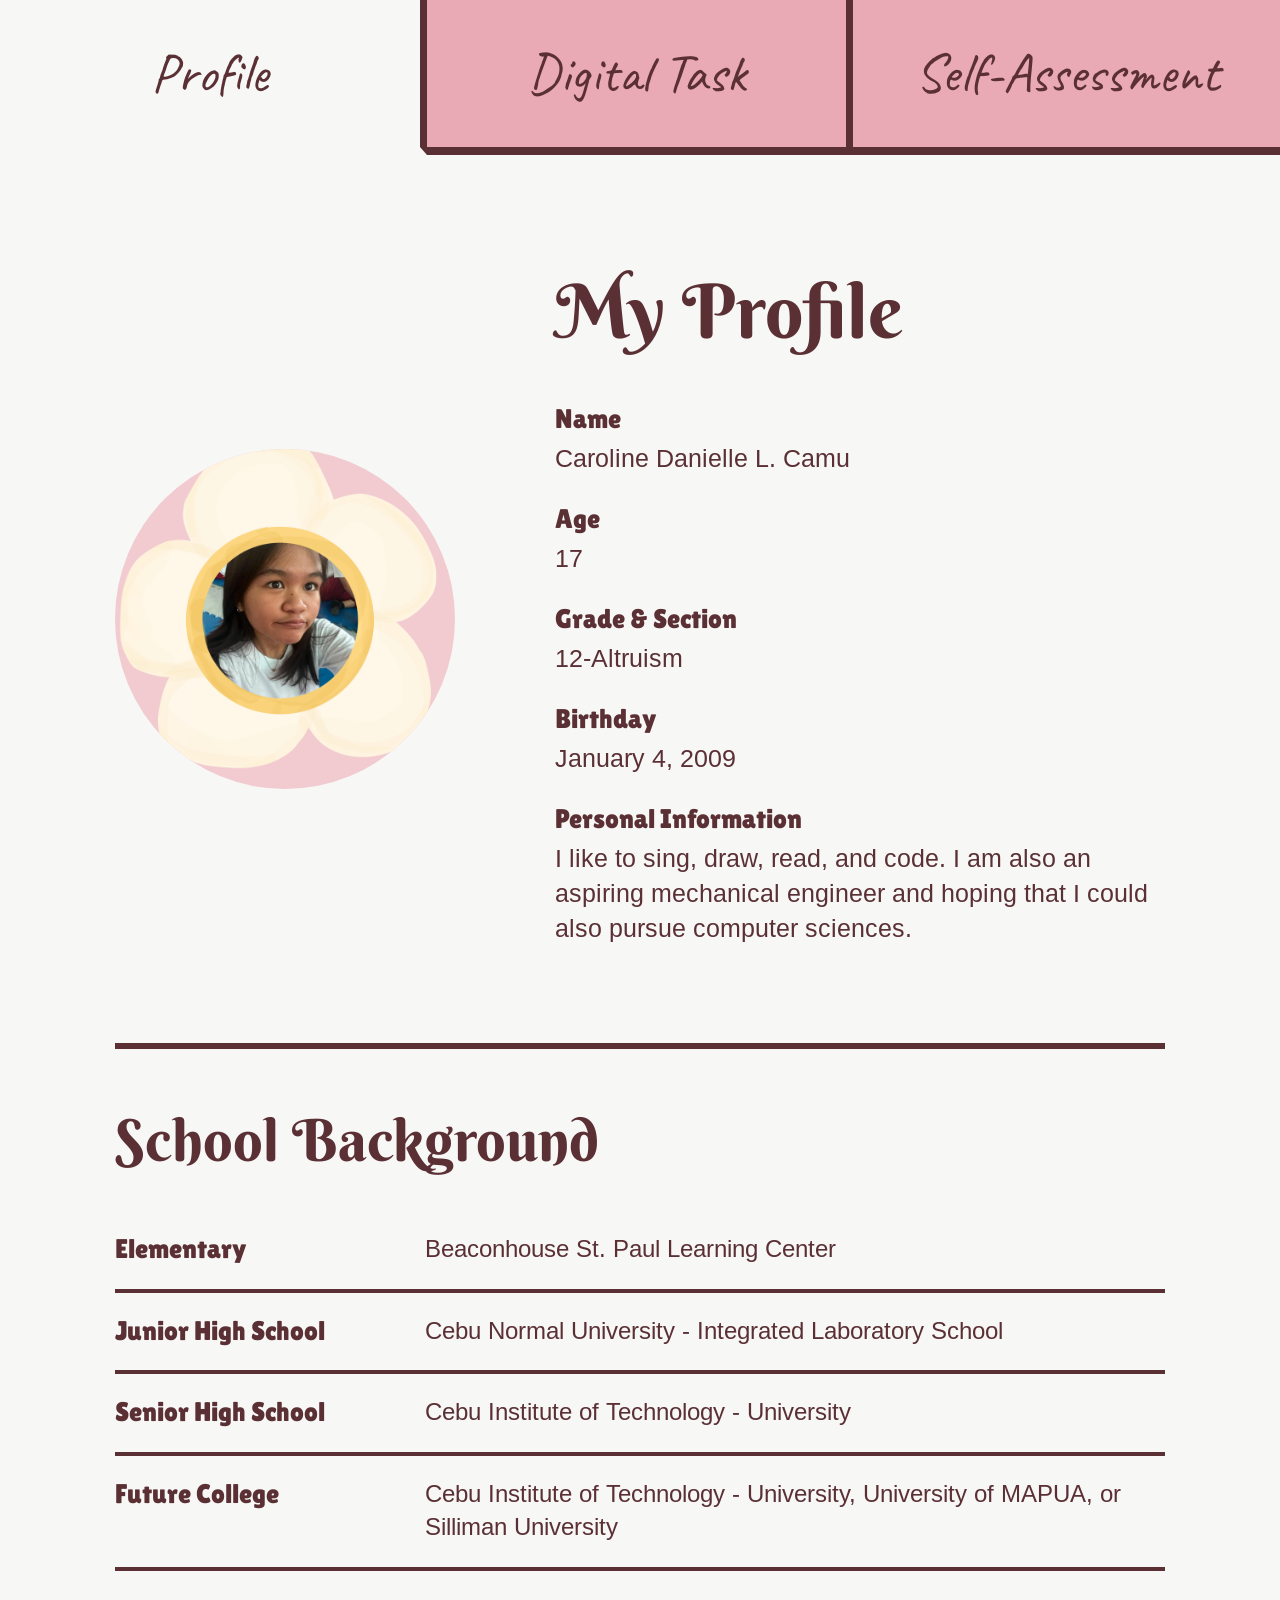
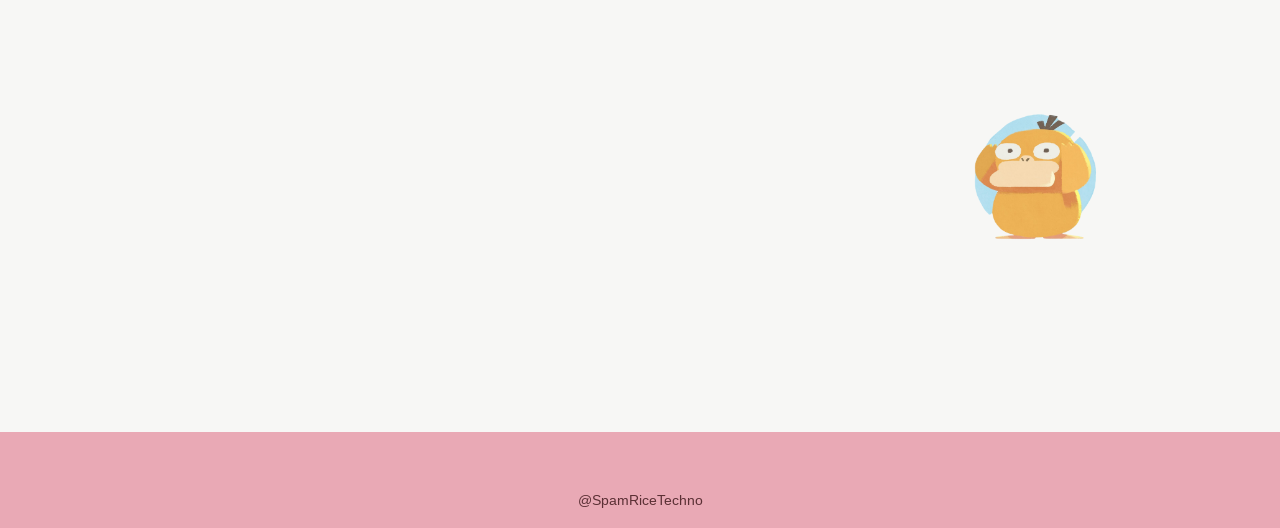
<file: index.html>
<!DOCTYPE html>
<html lang="en">

<head>
    <meta charset="UTF-8">
    <meta name="viewport" content="width=device-width, initial-scale=1.0">

    <title>Caroline's Digital Portfolio</title>

    <link rel="icon" type="image/png" href="ashets/me.png">

    <link href="https://fonts.googleapis.com/css2?family=Arimo:ital,wght@0,400..700;1,400..700&family=Berkshire+Swash&family=Caveat:wght@400..700&family=Lilita+One&family=Lobster&family=Nanum+Pen+Script&family=Share+Tech&display=swap" rel="stylesheet">

    <link rel="stylesheet" href="style.css">
</head>

<body>

    <script>
        window.location.href = "profile.html";
    </script>

</body>

<footer>
    <p>@SpamRiceTechno</p>
</footer>

</html>
</file>
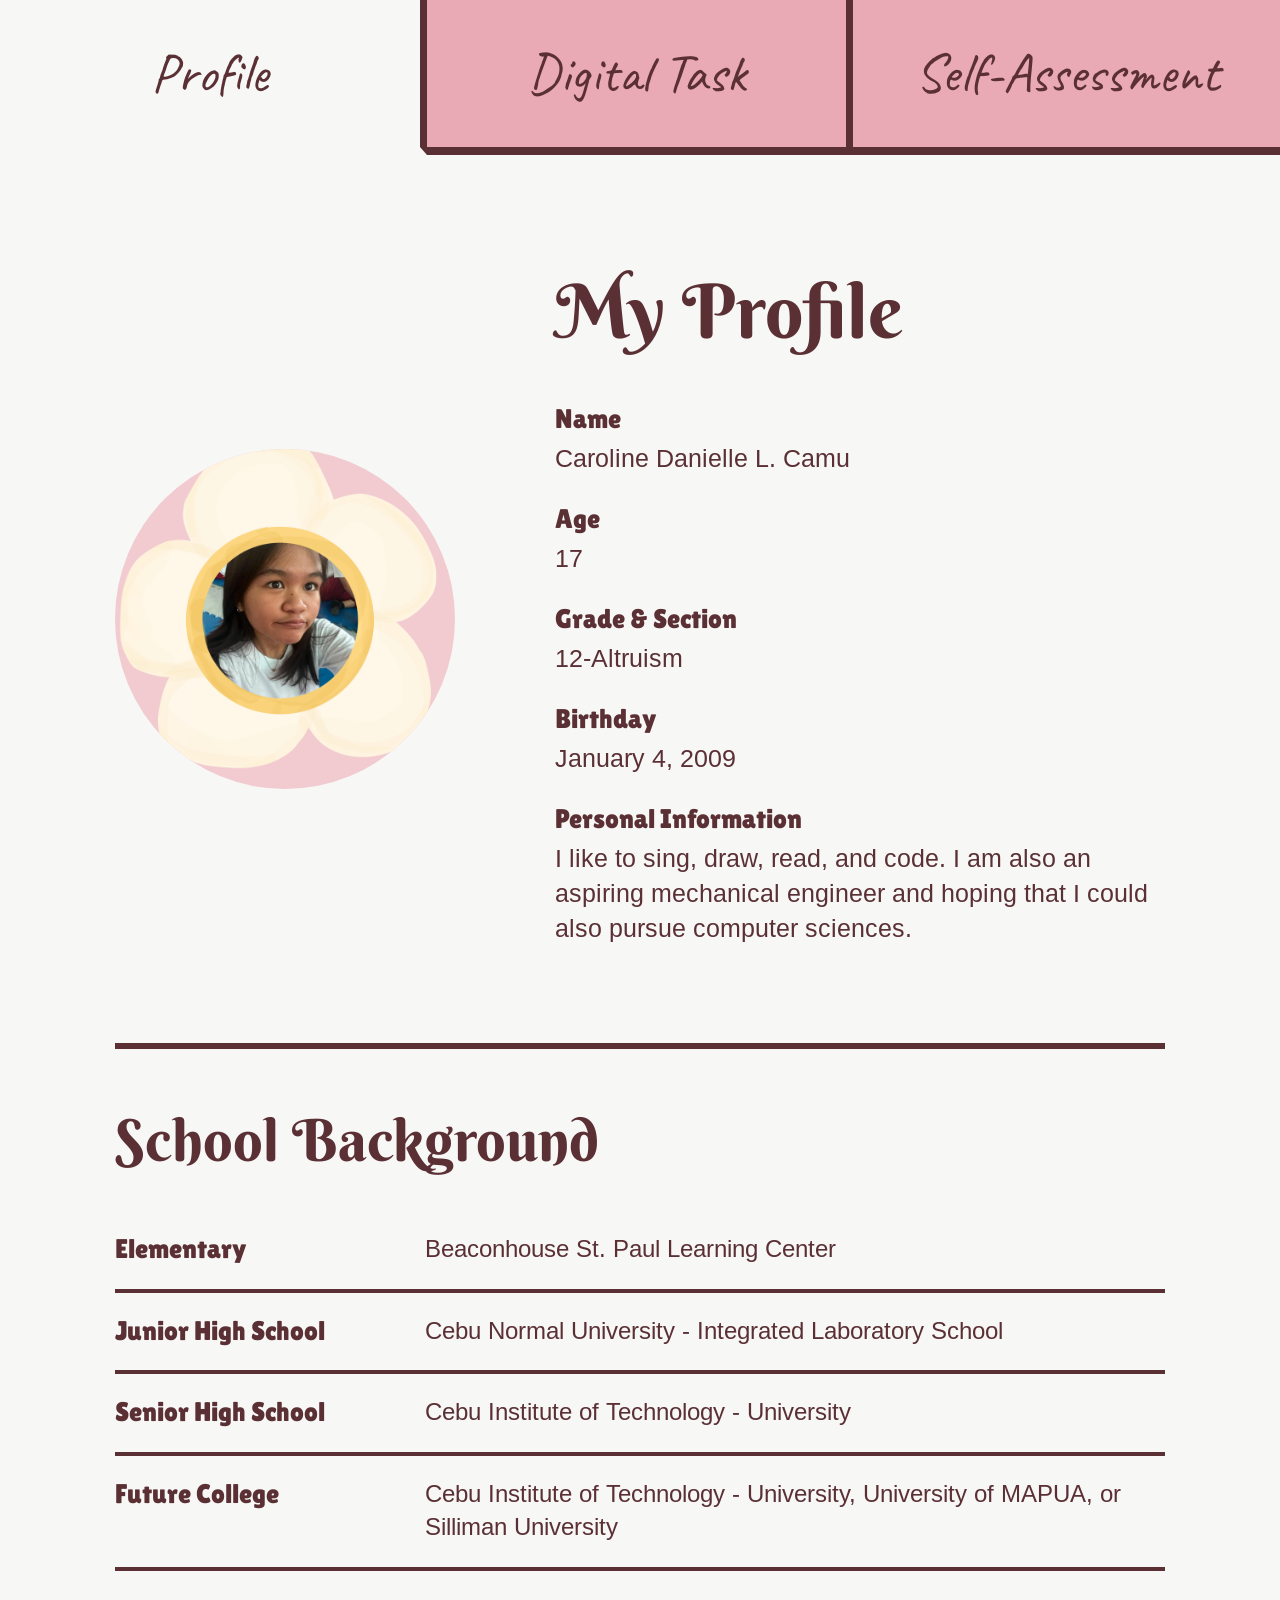
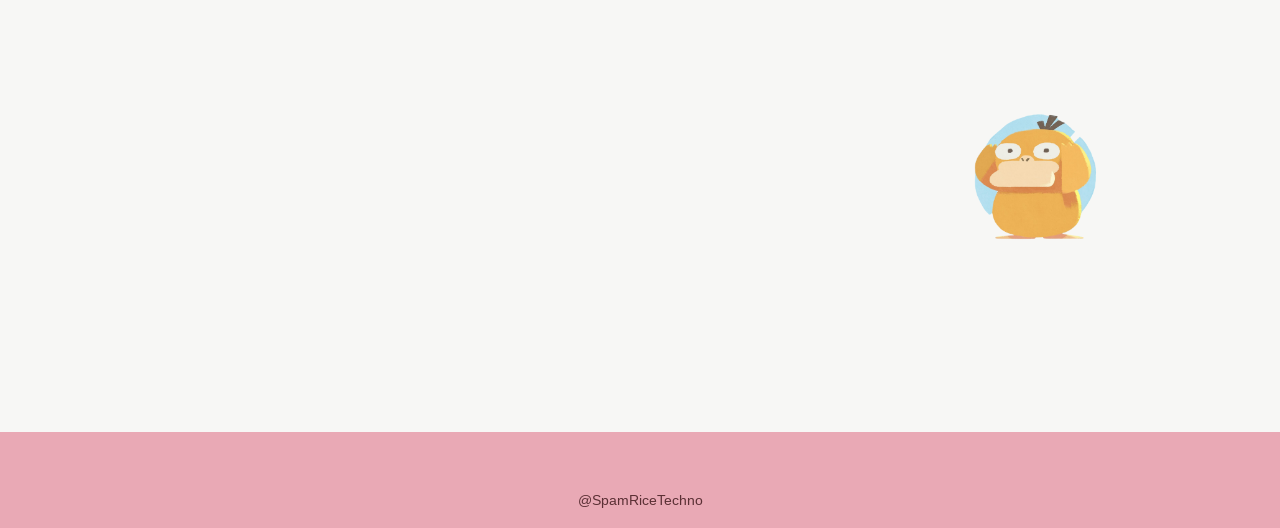
<file: profile.html>
<!DOCTYPE html>
<html lang="en">

<head>

    <meta charset="UTF-8">
    <meta name="viewport" content="width=device-width, initial-scale=1.0">

    <title>My Profile</title>

    <link rel="icon" type="image/png" href="ashets/me.png">

    <link href="https://fonts.googleapis.com/css2?family=Arimo:ital,wght@0,400..700;1,400..700&family=Berkshire+Swash&family=Caveat:wght@400..700&family=Lilita+One&family=Lobster&family=Nanum+Pen+Script&family=Share+Tech&display=swap" rel="stylesheet">

    <link rel="stylesheet" href="style.css">

</head>


<body class="section-page">


    <!-- NAVIGATION -->

    <header class="topbar">

        <a href="profile.html" class="nav-item active">
            Profile
        </a>

        <a href="works.html" class="nav-item">
            Digital Task
        </a>

        <a href="selfassessment.html" class="nav-item">
            Self-Assessment
        </a>

    </header>



    <!-- PROFILE -->

    <main class="page-content">

        <section class="profile-layout">


            <!-- PROFILE PICTURE -->

            <div class="profile-picture">

                <img
                    src="ashets/me.png"
                    alt="Caroline's profile picture"
                >

            </div>



            <!-- INFORMATION -->

            <div class="profile-info">

                <h1>
                    My Profile
                </h1>


                <div class="info-item">

                    <span class="info-label">
                        Name
                    </span>

                    <p>
                        Caroline Danielle L. Camu
                    </p>

                </div>


                <div class="info-item">

                    <span class="info-label">
                        Age
                    </span>

                    <p>
                        17
                    </p>

                </div>


                <div class="info-item">

                    <span class="info-label">
                        Grade &amp; Section
                    </span>

                    <p>
                        12-Altruism
                    </p>

                </div>


                <div class="info-item">

                    <span class="info-label">
                        Birthday
                    </span>

                    <p>
                        January 4, 2009
                    </p>

                </div>


                <div class="info-item">

                    <span class="info-label">
                        Personal Information
                    </span>

                    <p class="long-text">
                        I like to sing, draw, read, and code.
                        I am also an aspiring mechanical engineer
                        and hoping that I could also pursue
                        computer sciences.
                    </p>

                </div>

            </div>

        </section>



        <!-- SCHOOL BACKGROUND -->

        <section class="school-section">

            <h2>
                School Background
            </h2>


            <div class="school-item">

                <span class="school-level">
                    Elementary
                </span>

                <p>
                    Beaconhouse St. Paul Learning Center
                </p>

            </div>


            <div class="school-item">

                <span class="school-level">
                    Junior High School
                </span>

                <p>
                    Cebu Normal University -
                    Integrated Laboratory School
                </p>

            </div>


            <div class="school-item">

                <span class="school-level">
                    Senior High School
                </span>

                <p>
                    Cebu Institute of Technology - University
                </p>

            </div>


            <div class="school-item">

                <span class="school-level">
                    Future College
                </span>

                <p>
                    Cebu Institute of Technology - University,
                    University of MAPUA, or Silliman University
                </p>

            </div>

        </section>



        <!-- DUCK -->

        <div class="duck-decoration">

            <img
                src="ashets/duck.png"
                alt="Decorative duck"
            >

        </div>


    </main>

</body>

<footer>
    <p>@SpamRiceTechno</p>
</footer>

</html>
</file>
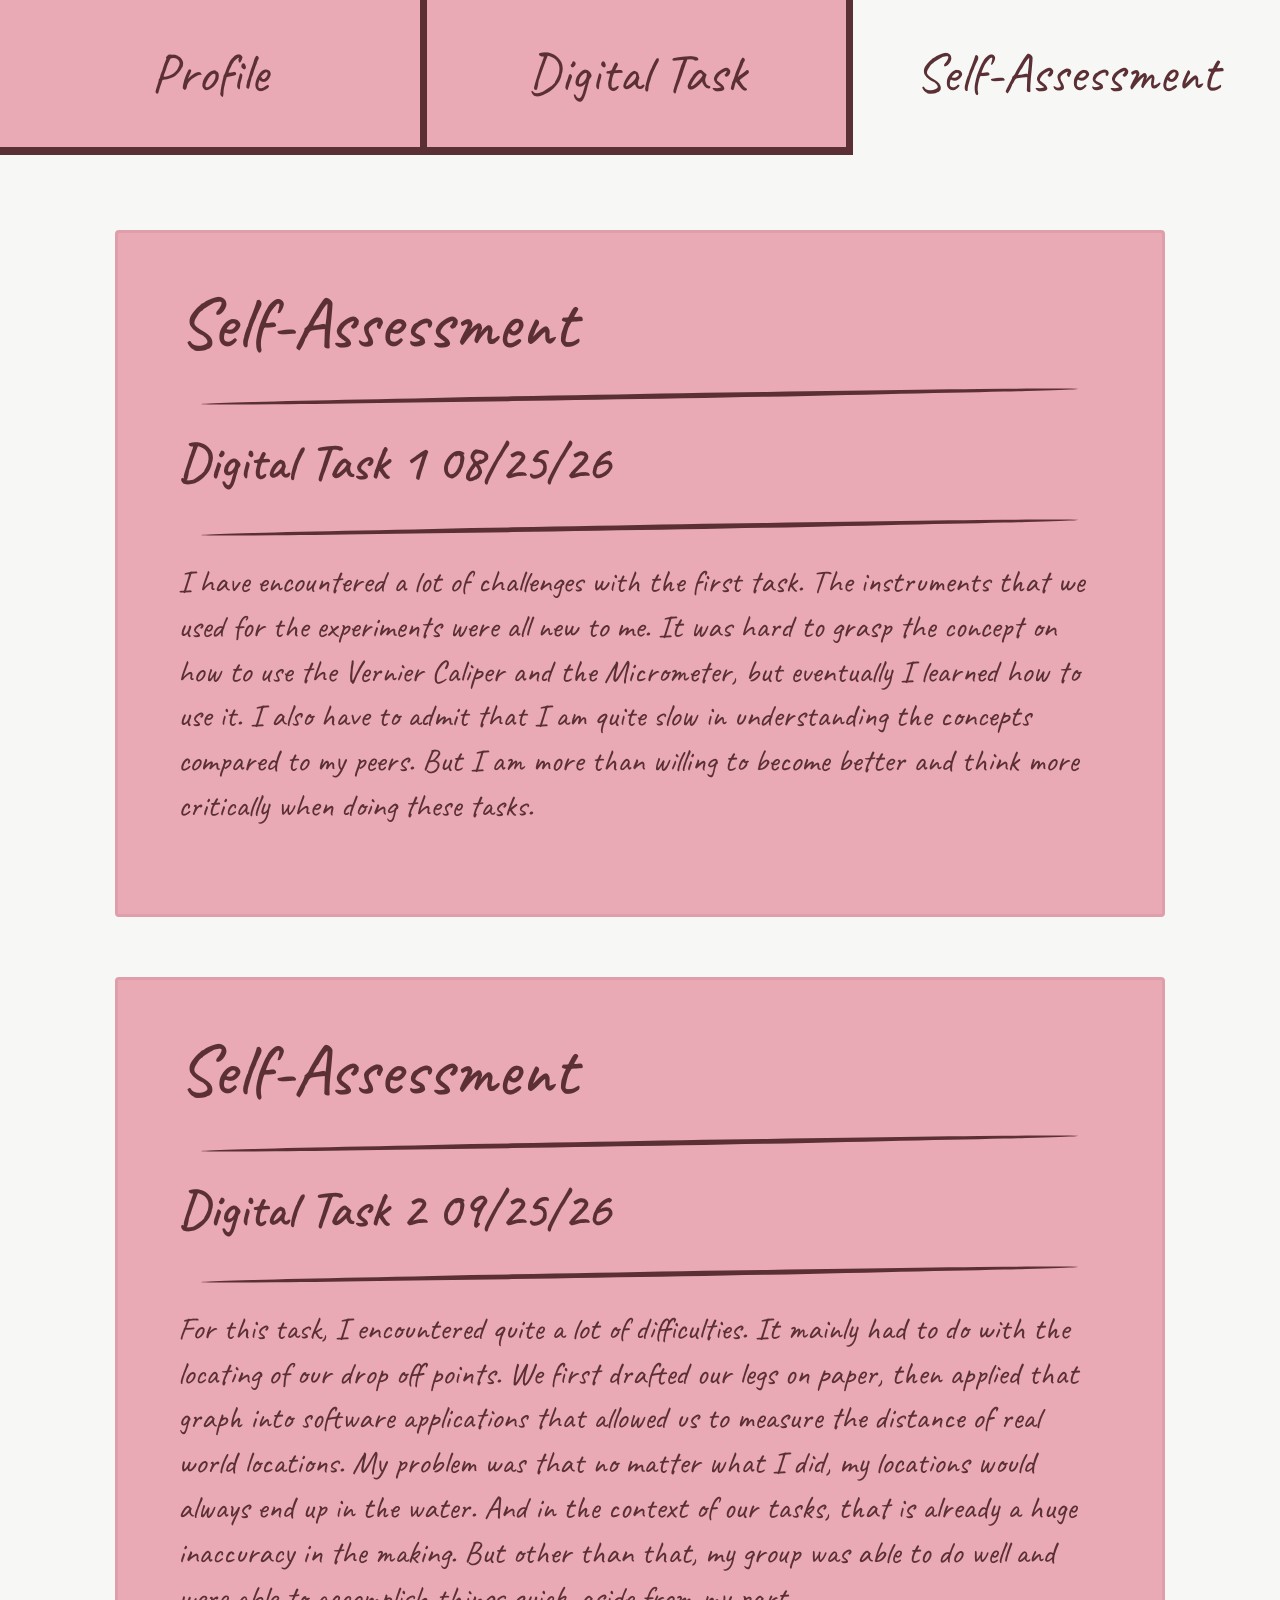
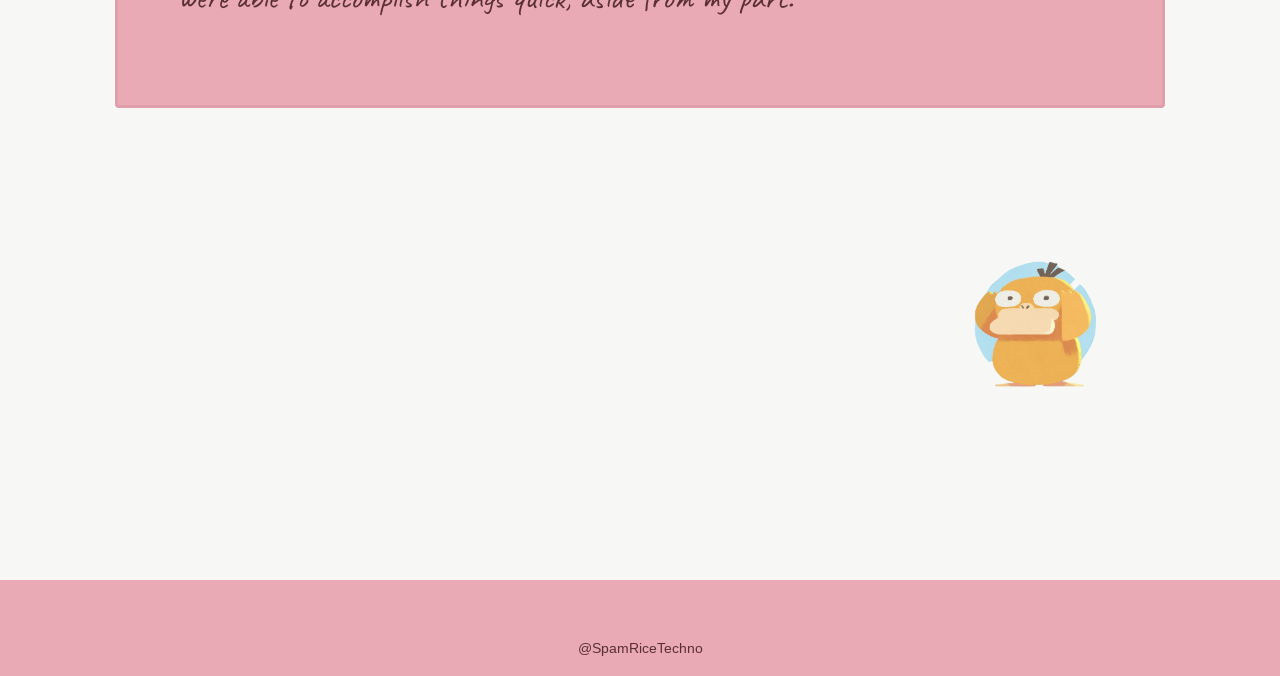
<file: selfass.html>
<!DOCTYPE html>
<html lang="en">

<head>

    <meta charset="UTF-8">
    <meta name="viewport" content="width=device-width, initial-scale=1.0">

    <title>Self-Assessment</title>

    <link rel="icon" type="image/png" href="ashets/me.png">

    <link href="https://fonts.googleapis.com/css2?family=Arimo:ital,wght@0,400..700;1,400..700&family=Berkshire+Swash&family=Caveat:wght@400..700&family=Lilita+One&family=Lobster&family=Nanum+Pen+Script&family=Share+Tech&display=swap" rel="stylesheet">

    <link rel="stylesheet" href="style.css">

</head>


<body class="section-page">


    <!-- NAVIGATION -->

    <header class="topbar">

        <a href="profile.html" class="nav-item">
            Profile
        </a>

        <a href="works.html" class="nav-item">
            Digital Task
        </a>

        <a href="selfass.html" class="nav-item active">
            Self-Assessment
        </a>

    </header>



    <!-- SELF-ASSESSMENT -->

    <main class="page-content">

        <section class="assessment-section">


            <!-- DIGITAL TASK 1 -->

            <div class="assessment-card">

                <h1>
                    Self-Assessment
                </h1>


                <div class="assessment-line"></div>


                <h2>
                    Digital Task 1 08/25/26
                </h2>


                <div class="assessment-line"></div>


                <p class="assessment-answer">

                    I have encountered a lot of challenges with the first task.
                    The instruments that we used for the experiments were all
                    new to me. It was hard to grasp the concept on how to use
                    the Vernier Caliper and the Micrometer, but eventually I
                    learned how to use it. I also have to admit that I am quite
                    slow in understanding the concepts compared to my peers.
                    But I am more than willing to become better and think more
                    critically when doing these tasks.

                </p>

            </div>



            <!-- DIGITAL TASK 2 -->

            <div class="assessment-card">

                <h1>
                    Self-Assessment
                </h1>


                <div class="assessment-line"></div>


                <h2>
                    Digital Task 2 09/25/26
                </h2>


                <div class="assessment-line"></div>


                <p class="assessment-answer">

                    For this task, I encountered quite a lot of difficulties.
                    It mainly had to do with the locating of our drop off points.
                    We first drafted our legs on paper, then applied that graph
                    into software applications that allowed us to measure the
                    distance of real world locations. My problem was that no
                    matter what I did, my locations would always end up in the
                    water. And in the context of our tasks, that is already a
                    huge inaccuracy in the making. But other than that, my group
                    was able to do well and were able to accomplish things quick,
                    aside from my part.

                </p>

            </div>


        </section>


        <!-- DUCK -->

        <div class="duck-decoration">

            <img
                src="ashets/duck.png"
                alt="Decorative duck"
            >

        </div>

    </main>


    <footer>
        <p>@SpamRiceTechno</p>
    </footer>


</body>

</html>
</file>
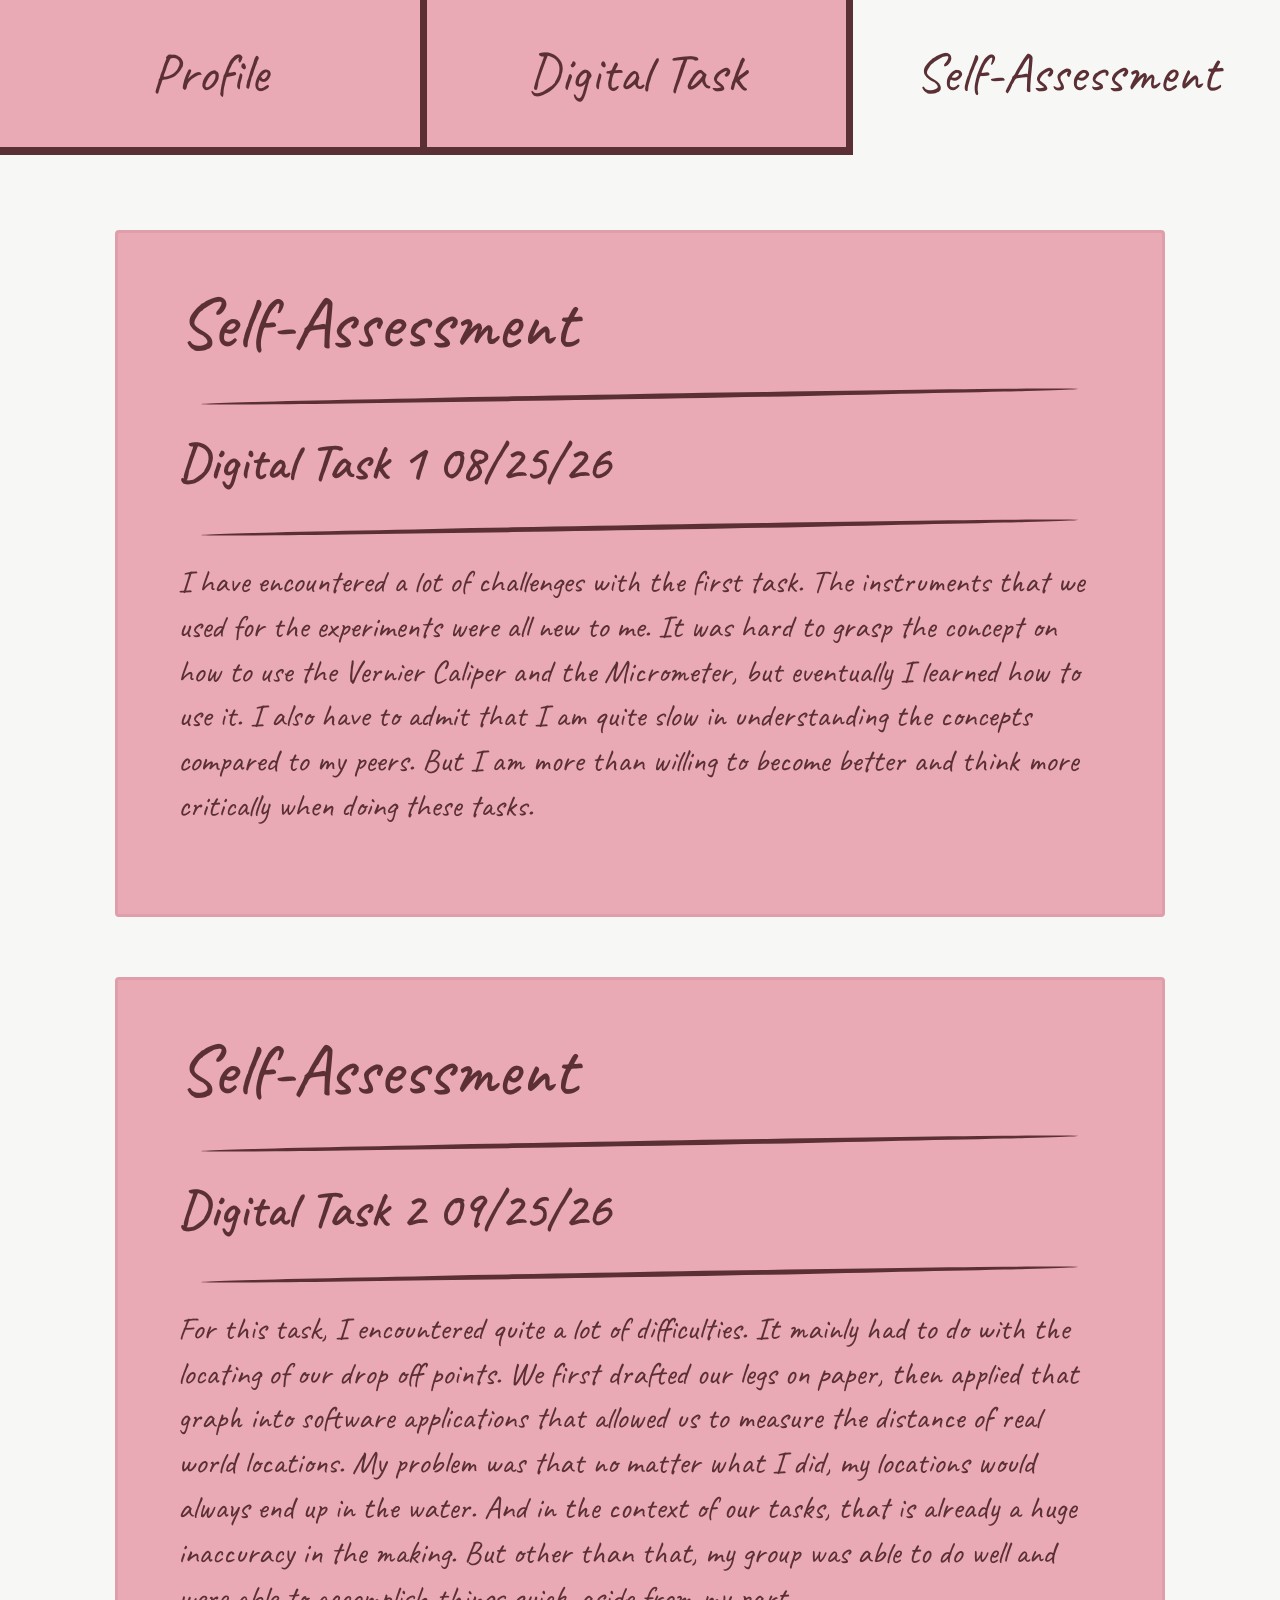
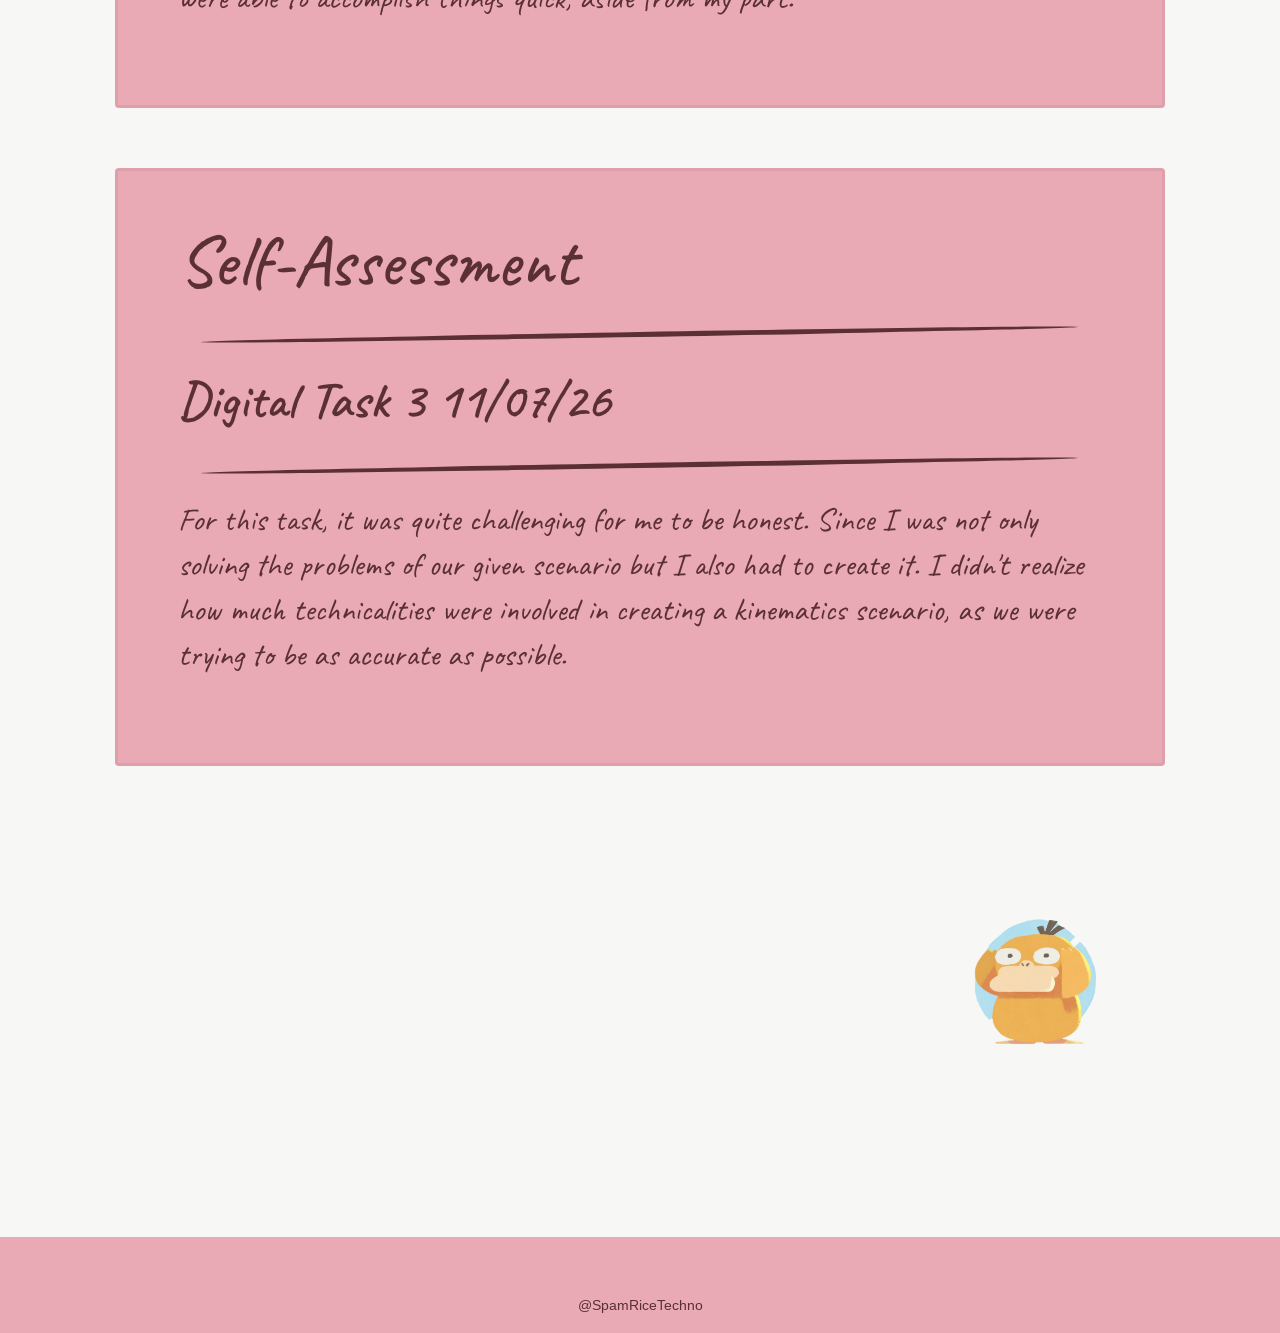
<file: selfassessment.html>
<!DOCTYPE html>
<html lang="en">

<head>

    <meta charset="UTF-8">
    <meta name="viewport" content="width=device-width, initial-scale=1.0">

    <title>Self-Assessment</title>

    <link rel="icon" type="image/png" href="ashets/me.png">

    <link href="https://fonts.googleapis.com/css2?family=Arimo:ital,wght@0,400..700;1,400..700&family=Berkshire+Swash&family=Caveat:wght@400..700&family=Lilita+One&family=Lobster&family=Nanum+Pen+Script&family=Share+Tech&display=swap" rel="stylesheet">

    <link rel="stylesheet" href="style.css">

</head>


<body class="section-page">


    <!-- NAVIGATION -->

    <header class="topbar">

        <a href="profile.html" class="nav-item">
            Profile
        </a>

        <a href="works.html" class="nav-item">
            Digital Task
        </a>

        <a href="selfassessment.html" class="nav-item active">
            Self-Assessment
        </a>

    </header>



    <!-- SELF-ASSESSMENT -->

    <main class="page-content">

        <section class="assessment-section">


            <!-- DIGITAL TASK 1 -->

            <div class="assessment-card">

                <h1>
                    Self-Assessment
                </h1>


                <div class="assessment-line"></div>


                <h2>
                    Digital Task 1 08/25/26
                </h2>


                <div class="assessment-line"></div>


                <p class="assessment-answer">

                    I have encountered a lot of challenges with the first task.
                    The instruments that we used for the experiments were all
                    new to me. It was hard to grasp the concept on how to use
                    the Vernier Caliper and the Micrometer, but eventually I
                    learned how to use it. I also have to admit that I am quite
                    slow in understanding the concepts compared to my peers.
                    But I am more than willing to become better and think more
                    critically when doing these tasks.

                </p>

            </div>



            <!-- DIGITAL TASK 2 -->

            <div class="assessment-card">

                <h1>
                    Self-Assessment
                </h1>


                <div class="assessment-line"></div>


                <h2>
                    Digital Task 2 09/25/26
                </h2>


                <div class="assessment-line"></div>


                <p class="assessment-answer">

                    For this task, I encountered quite a lot of difficulties.
                    It mainly had to do with the locating of our drop off points.
                    We first drafted our legs on paper, then applied that graph
                    into software applications that allowed us to measure the
                    distance of real world locations. My problem was that no
                    matter what I did, my locations would always end up in the
                    water. And in the context of our tasks, that is already a
                    huge inaccuracy in the making. But other than that, my group
                    was able to do well and were able to accomplish things quick,
                    aside from my part.

                </p>

            </div>

                         <!-- DIGITAL TASK 3 -->

            <div class="assessment-card">

                <h1>
                    Self-Assessment
                </h1>


                <div class="assessment-line"></div>


                <h2>
                    Digital Task 3 11/07/26
                </h2>


                <div class="assessment-line"></div>


                <p class="assessment-answer">

                    For this task, it was quite challenging for me to be honest.
                    Since I was not only solving the problems of our given
                    scenario but I also had to create it. I didn't realize how
                    much technicalities were involved in creating a kinematics
                    scenario, as we were trying to be as accurate as possible.

                </p>

            </div>

        </section>


        <!-- DUCK -->

        <div class="duck-decoration">

            <img
                src="ashets/duck.png"
                alt="Decorative duck"
            >

        </div>

    </main>


    <footer>
        <p>@SpamRiceTechno</p>
    </footer>


</body>

</html>
</file>
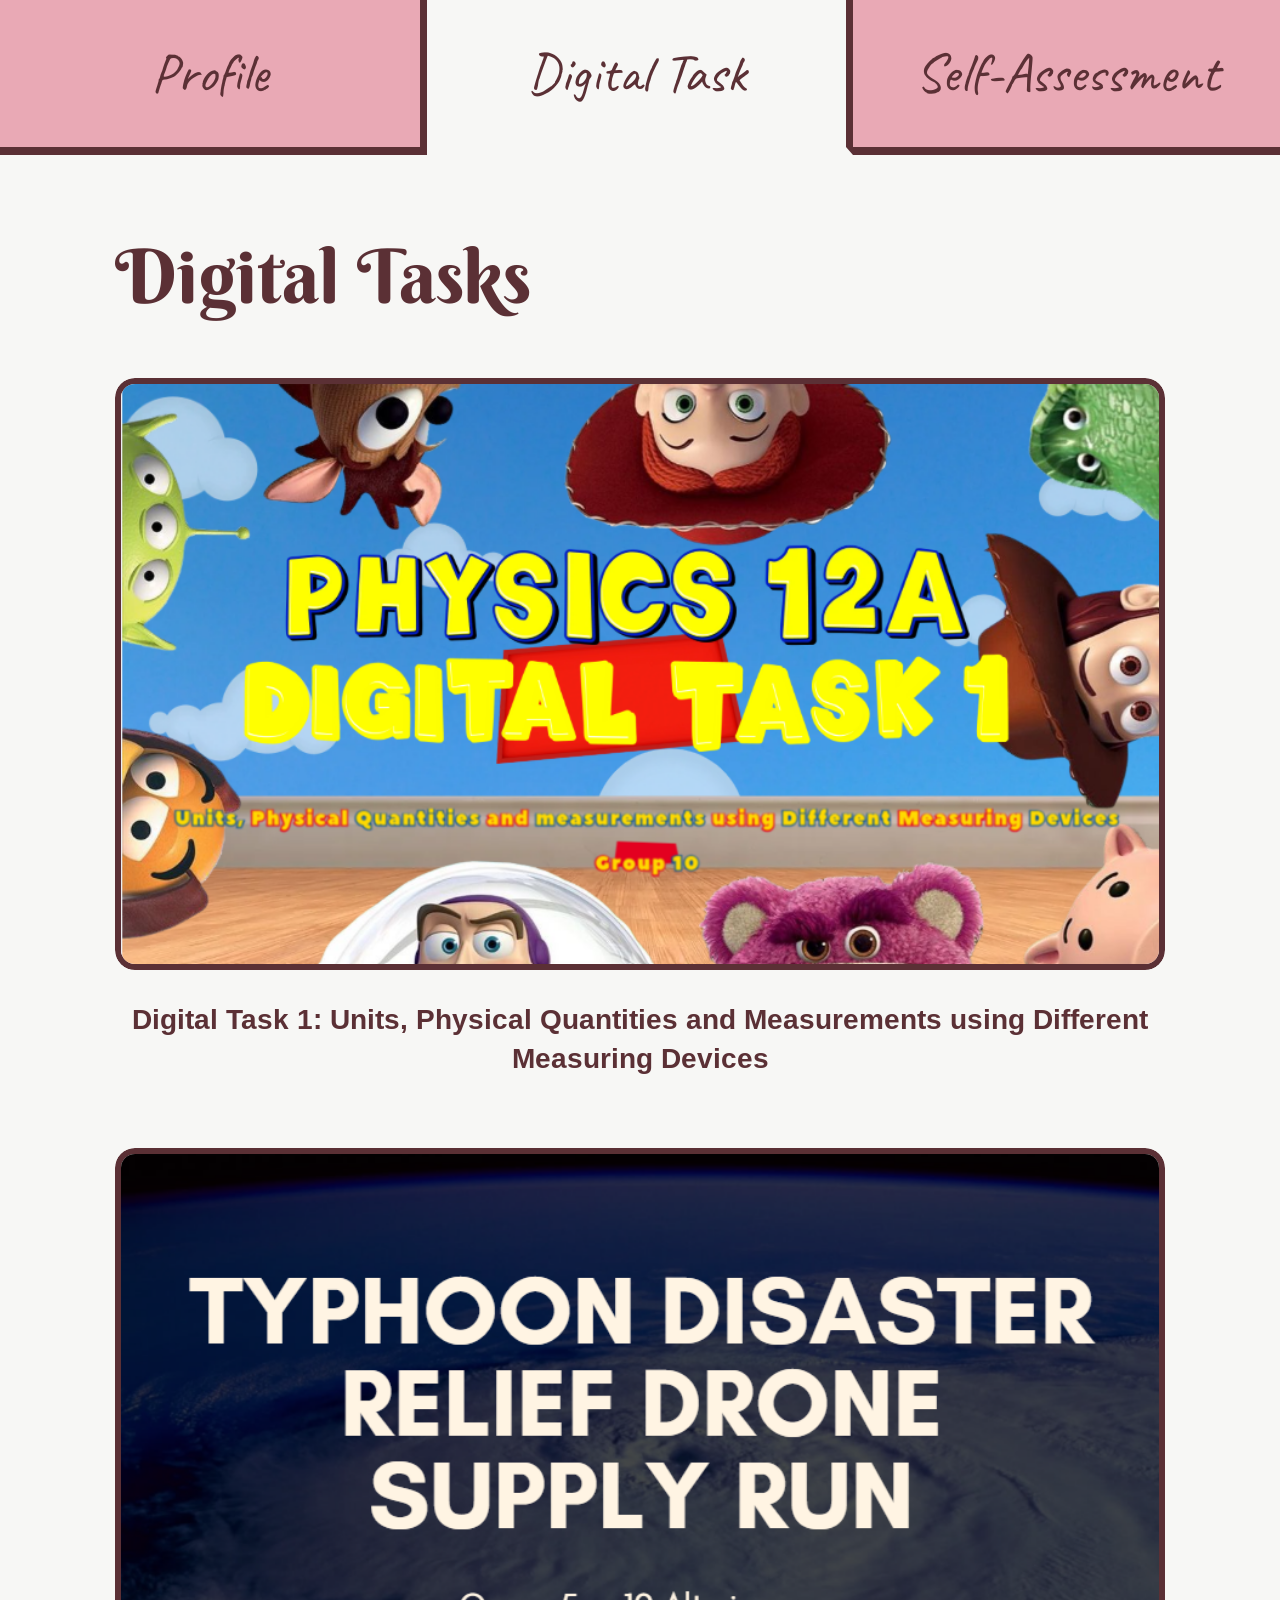
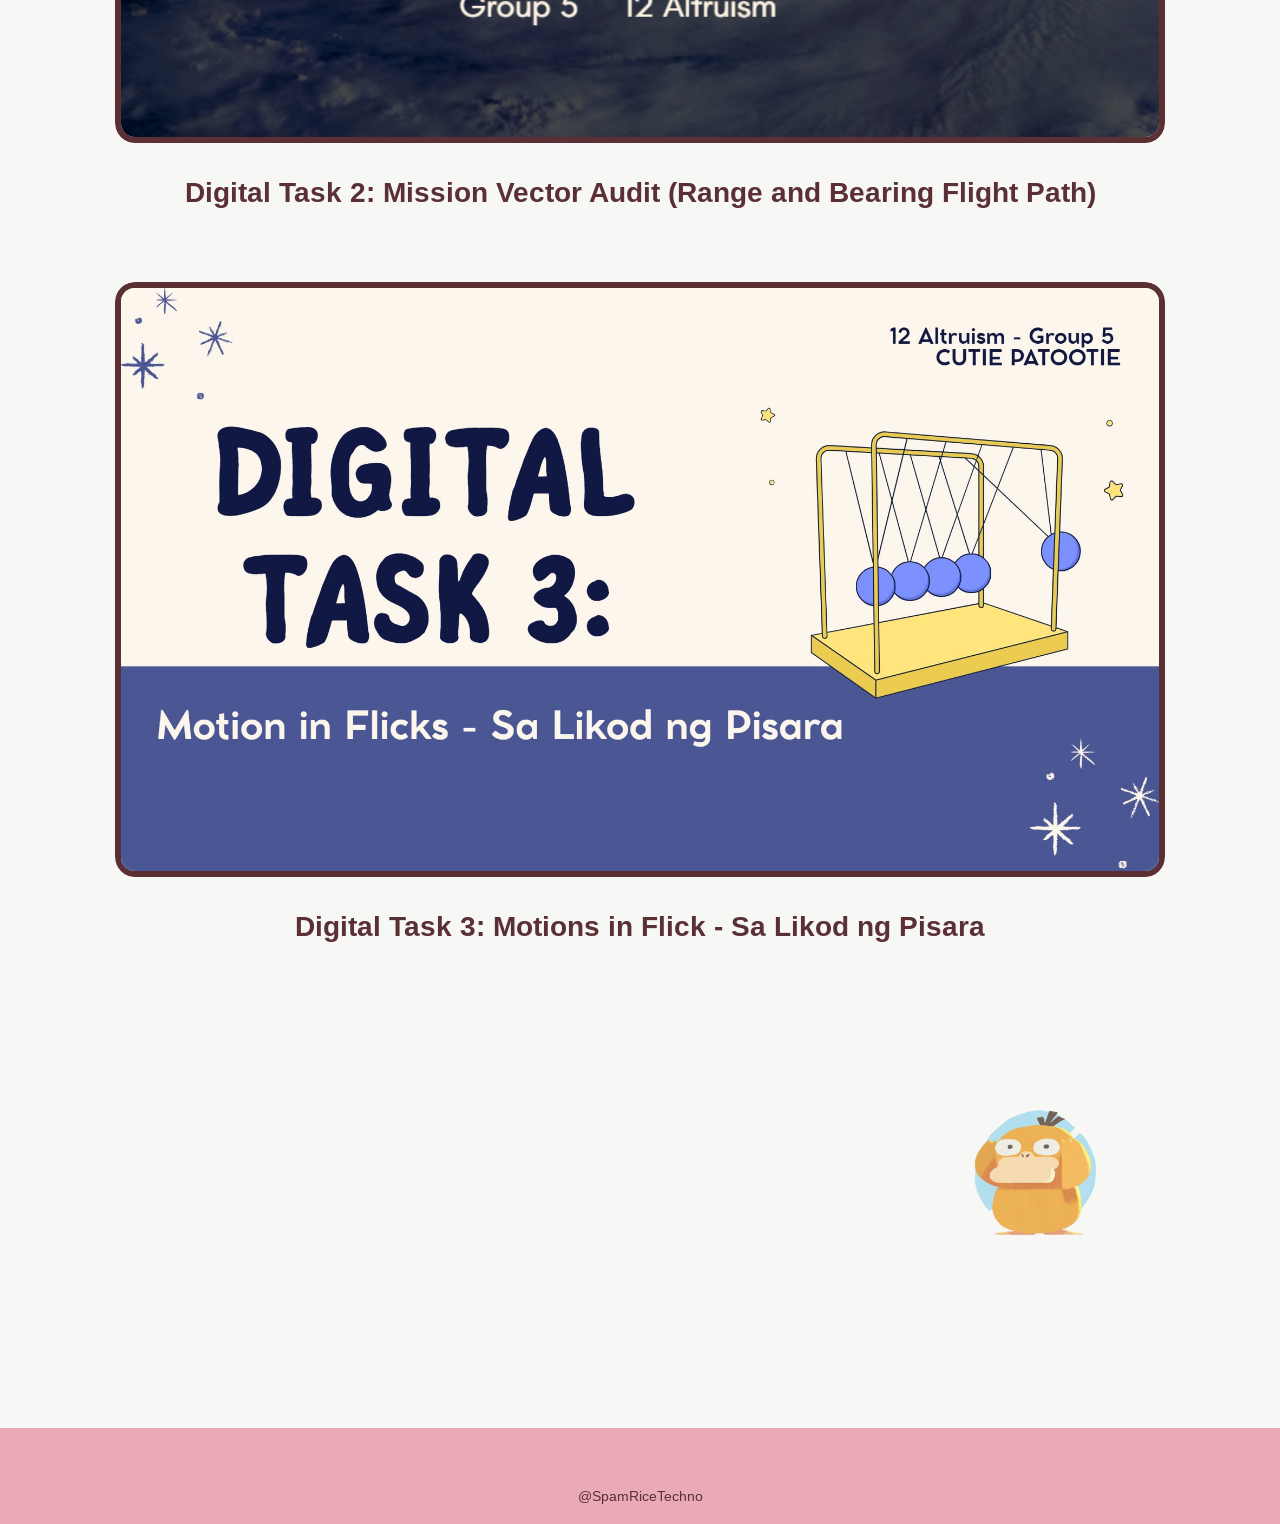
<file: works.html>
<!DOCTYPE html>
<html lang="en">

<head>

    <meta charset="UTF-8">
    <meta name="viewport" content="width=device-width, initial-scale=1.0">

    <title>Digital Tasks</title>

    <link rel="icon" type="image/png" href="ashets/me.png">

    <link href="https://fonts.googleapis.com/css2?family=Arimo:ital,wght@0,400..700;1,400..700&family=Berkshire+Swash&family=Caveat:wght@400..700&family=Lilita+One&family=Lobster&family=Nanum+Pen+Script&family=Share+Tech&display=swap" rel="stylesheet">

    <link rel="stylesheet" href="style.css">

</head>


<body class="section-page">


    <!-- NAVIGATION -->

    <header class="topbar">

        <a href="profile.html" class="nav-item">
            Profile
        </a>

        <a href="works.html" class="nav-item active">
            Digital Task
        </a>

        <a href="selfassessment.html" class="nav-item">
            Self-Assessment
        </a>

    </header>



    <!-- DIGITAL TASK CONTENT -->

    <main class="page-content">

        <section class="tasks-section">

            <h1>
                Digital Tasks
            </h1>


            <!-- DIGITAL TASK 1 -->

            <div class="digital-task-card">

                <a
                    href="https://canva.link/yupzhnz2k74lyd2"
                    target="_blank"
                    class="digital-task-link"
                >

                    <img
                        src="ashets/digitask1.png"
                        alt="Digital Task 1"
                        class="digital-task-image"
                    >

                </a>


                <h2>
                    Digital Task 1: Units, Physical Quantities and Measurements using Different Measuring Devices
                </h2>

            </div>



            <!-- DIGITAL TASK 2 -->

            <div class="digital-task-card">

                <a
                    href="https://drive.google.com/drive/folders/17i7hsUGKojr9T7vR16AEC2f9AIaSqI8M?usp=sharing"
                    target="_blank"
                    class="digital-task-link"
                >

                    <img
                        src="ashets/ty.png"
                        alt="Digital Task 2"
                        class="digital-task-image"
                    >

                </a>


                <h2>
                    Digital Task 2: Mission Vector Audit (Range and Bearing Flight Path)
                </h2>

            </div>

            
        <div class="digital-task-card">

    <a
        href="https://canva.link/gewtecfn7pi0n3z"
        target="_blank"
        class="digital-task-link"
    >

        <img
            src="ashets/gru.jpg"
            alt="Digital Task 3"
            class="digital-task-image"
        >

    </a>

    <h2>
        Digital Task 3: Motions in Flick - Sa Likod ng Pisara
    </h2>

</div>


        </section>


        <!-- DUCK -->

        <div class="duck-decoration">

            <img
                src="ashets/duck.png"
                alt="Decorative duck"
            >

        </div>

    </main>


    <footer>
        <p>@SpamRiceTechno</p>
    </footer>


</body>

</html>
</file>
<file: style.css>
@import url('https://fonts.googleapis.com/css2?family=Arimo:ital,wght@0,400..700;1,400..700&family=Berkshire+Swash&family=Caveat:wght@400..700&family=Lilita+One&family=Lobster&family=Nanum+Pen+Script&family=Share+Tech&display=swap');


/* ==========================================
   COLORS
========================================== */

:root {
    --pink: #e9a9b5;
    --light-pink: #f1cbd0;
    --brown: #5b3035;
    --yellow: #f2b65d;
    --white: #f7f7f5;
}


/* ==========================================
   RESET
========================================== */

* {
    box-sizing: border-box;
    margin: 0;
    padding: 0;
}


html {
    min-height: 100%;
}


body {
    min-height: 100vh;

    background: var(--pink);

    color: var(--brown);

    font-family: 'Arimo', sans-serif;
}


/* ==========================================
   HEADER
========================================== */

.topbar {
    width: 100%;

    height: 155px;

    display: grid;

    grid-template-columns: 1fr 1fr 1fr;

    border-bottom: 8px solid var(--brown);

    position: relative;

    z-index: 10;
}


.nav-item {
    display: flex;

    align-items: center;

    justify-content: center;

    text-align: center;

    padding: 0 20px;

    background: var(--pink);

    color: var(--brown);

    text-decoration: none;

    font-family: 'Caveat', cursive;

    font-size: 55px;

    line-height: 1;

    border-right: 7px solid var(--brown);

    transition:
        background 0.2s ease,
        transform 0.2s ease;
}


.nav-item:last-child {
    border-right: none;
}


.nav-item:hover {
    background: var(--light-pink);
}


/* ==========================================
   ACTIVE HEADER
========================================== */

.nav-item.active {
    background: var(--white);

    border-bottom: 8px solid var(--white);

    margin-bottom: -8px;

    position: relative;

    z-index: 20;
}


/* ==========================================
   MAIN PAGE
========================================== */

.section-page {
    background: var(--pink);
}


.page-content {
    width: 100%;

    min-height: calc(100vh - 155px);

    background: var(--white);

    padding: 75px 9% 100px;

    position: relative;

    z-index: 5;
}


/* ==========================================
   PROFILE
========================================== */

.profile-layout {
    width: 100%;

    display: flex;

    align-items: center;

    gap: 100px;

    padding: 35px 0 70px;
}


.profile-picture {
    width: 340px;

    height: 340px;

    flex-shrink: 0;

    background: var(--light-pink);

    border-radius: 50%;

    overflow: hidden;

    display: flex;

    align-items: center;

    justify-content: center;
}


.profile-picture img {
    width: 125%;

    height: 125%;

    max-width: none;

    object-fit: cover;

    display: block;
}


.profile-info {
    flex: 1;
}


.profile-info h1 {
    font-family: 'Berkshire Swash', cursive;

    font-size: 75px;

    font-weight: 400;

    margin-bottom: 45px;
}


.info-item {
    margin-bottom: 27px;
}


.info-label {
    display: block;

    font-family: 'Lilita One', sans-serif;

    font-size: 27px;

    margin-bottom: 7px;
}


.info-item p {
    font-size: 25px;

    line-height: 1.4;
}


.long-text {
    max-width: 750px;
}


/* ==========================================
   SCHOOL BACKGROUND
========================================== */

.school-section {
    width: 100%;

    padding-top: 55px;

    border-top: 6px solid var(--brown);
}


.school-section h2 {
    font-family: 'Berkshire Swash', cursive;

    font-size: 58px;

    font-weight: 400;

    margin-bottom: 35px;
}


.school-item {
    display: grid;

    grid-template-columns: 280px 1fr;

    gap: 30px;

    align-items: start;

    padding: 22px 0;

    border-bottom: 4px solid var(--brown);

    font-size: 24px;
}


.school-level {
    font-family: 'Lilita One', sans-serif;

    font-size: 27px;
}


.school-item p {
    line-height: 1.4;
}


/* ==========================================
   DUCK
========================================== */

.duck-decoration {
    width: 100%;

    display: flex;

    justify-content: flex-end;

    align-items: flex-end;

    margin-top: 50px;

    padding-right: 20px;
}


.duck-decoration img {
    width: 220px;

    height: auto;

    display: block;
}


/* ==========================================
   DIGITAL TASKS
========================================== */

.tasks-section {
    width: 100%;

    min-height: 600px;
}


.tasks-section h1 {
    font-family: 'Berkshire Swash', cursive;

    font-size: 75px;

    font-weight: 400;

    margin-bottom: 55px;
}


.digital-task-card {
    width: 100%;

    max-width: 1100px;

    margin: 0 auto 70px;

    text-align: center;
}


.digital-task-link {
    display: block;

    width: 100%;

    text-decoration: none;

    border-radius: 20px;

    overflow: hidden;

    transition:
        transform 0.25s ease,
        box-shadow 0.25s ease;
}


.digital-task-link:hover {
    transform: translateY(-8px);

    box-shadow: 0 12px 0 var(--brown);
}


.digital-task-image {
    display: block;

    width: 100%;

    height: auto;

    border-radius: 20px;

    border: 6px solid var(--brown);
}


.digital-task-card h2 {
    font-size: 28px;

    font-weight: 700;

    line-height: 1.4;

    color: var(--brown);

    margin-top: 30px;
}


/* ==========================================
   SELF-ASSESSMENT
========================================== */

.assessment-section {
    width: 100%;

    min-height: 600px;
}


.assessment-card {
    width: 100%;

    background: var(--pink);

    padding: 45px 60px 55px;

    border-radius: 4px;

    border: 3px solid rgba(91, 48, 53, 0.08);

    /* SPACE BETWEEN ASSESSMENT CARDS */

    margin-bottom: 60px;
}


.assessment-card h1 {
    font-family: 'Caveat', cursive;

    font-size: 72px;

    font-weight: 500;

    color: var(--brown);

    margin-bottom: 25px;
}


.assessment-card h2 {
    font-family: 'Caveat', cursive;

    font-size: 52px;

    font-weight: 600;

    color: var(--brown);

    margin: 30px 0;
}


.assessment-line {
    width: 95%;

    height: 5px;

    background: var(--brown);

    border-radius: 50%;

    margin: 25px auto;

    transform: rotate(-1deg);
}


.assessment-answer {
    font-family: 'Caveat', cursive;

    font-size: 32px;

    line-height: 1.4;

    color: var(--brown);

    max-width: 1200px;

    margin: 30px auto;

    text-align: left;
}


/* ==========================================
   FOOTER
========================================== */

footer {
    text-align: center;

    padding: 20px;

    margin-top: 40px;

    font-size: 14px;

    color: var(--brown);

    background: var(--pink);
}


/* ==========================================
   TABLET
========================================== */

@media (max-width: 900px) {

    .topbar {
        height: 130px;
    }


    .nav-item {
        font-size: 40px;

        padding: 0 12px;
    }


    .page-content {
        min-height: calc(100vh - 130px);

        padding: 60px 7% 80px;
    }


    .profile-layout {
        flex-direction: column;

        align-items: flex-start;

        gap: 50px;
    }


    .profile-info h1,
    .tasks-section h1 {
        font-size: 60px;
    }


    .school-item {
        grid-template-columns: 220px 1fr;
    }


    .assessment-card {
        padding: 40px;
    }


    .assessment-card h1 {
        font-size: 60px;
    }


    .assessment-answer {
        font-size: 29px;
    }


    .duck-decoration img {
        width: 180px;
    }

}


/* ==========================================
   PHONE
========================================== */

@media (max-width: 600px) {

    .topbar {
        height: 100px;
    }


    .nav-item {
        font-size: 25px;

        padding: 0 7px;

        border-right: 4px solid var(--brown);
    }


    .page-content {
        min-height: calc(100vh - 100px);

        padding: 45px 7% 70px;
    }


    .profile-layout {
        gap: 35px;

        padding-top: 10px;
    }


    .profile-picture {
        width: 280px;

        height: 280px;
    }


    .profile-info h1,
    .tasks-section h1 {
        font-size: 48px;
    }


    .info-label {
        font-size: 23px;
    }


    .info-item p {
        font-size: 20px;
    }


    .school-section h2 {
        font-size: 43px;
    }


    .school-item {
        grid-template-columns: 1fr;

        gap: 8px;

        font-size: 19px;
    }


    .school-level {
        font-size: 23px;
    }


    /* DIGITAL TASKS ON PHONE */

    .digital-task-card {
        margin-bottom: 50px;
    }


    .digital-task-card h2 {
        font-size: 21px;
    }


    /* SELF-ASSESSMENT ON PHONE */

    .assessment-card {
        padding: 30px 25px 35px;

        margin-bottom: 40px;
    }


    .assessment-card h1 {
        font-size: 50px;
    }


    .assessment-card h2 {
        font-size: 40px;
    }


    .assessment-answer {
        font-size: 25px;

        line-height: 1.4;
    }


    /* DUCK ON PHONE */

    .duck-decoration {
        justify-content: center;

        margin-top: 40px;

        padding-right: 0;
    }


    .duck-decoration img {
        width: 150px;
    }

}
</file>
